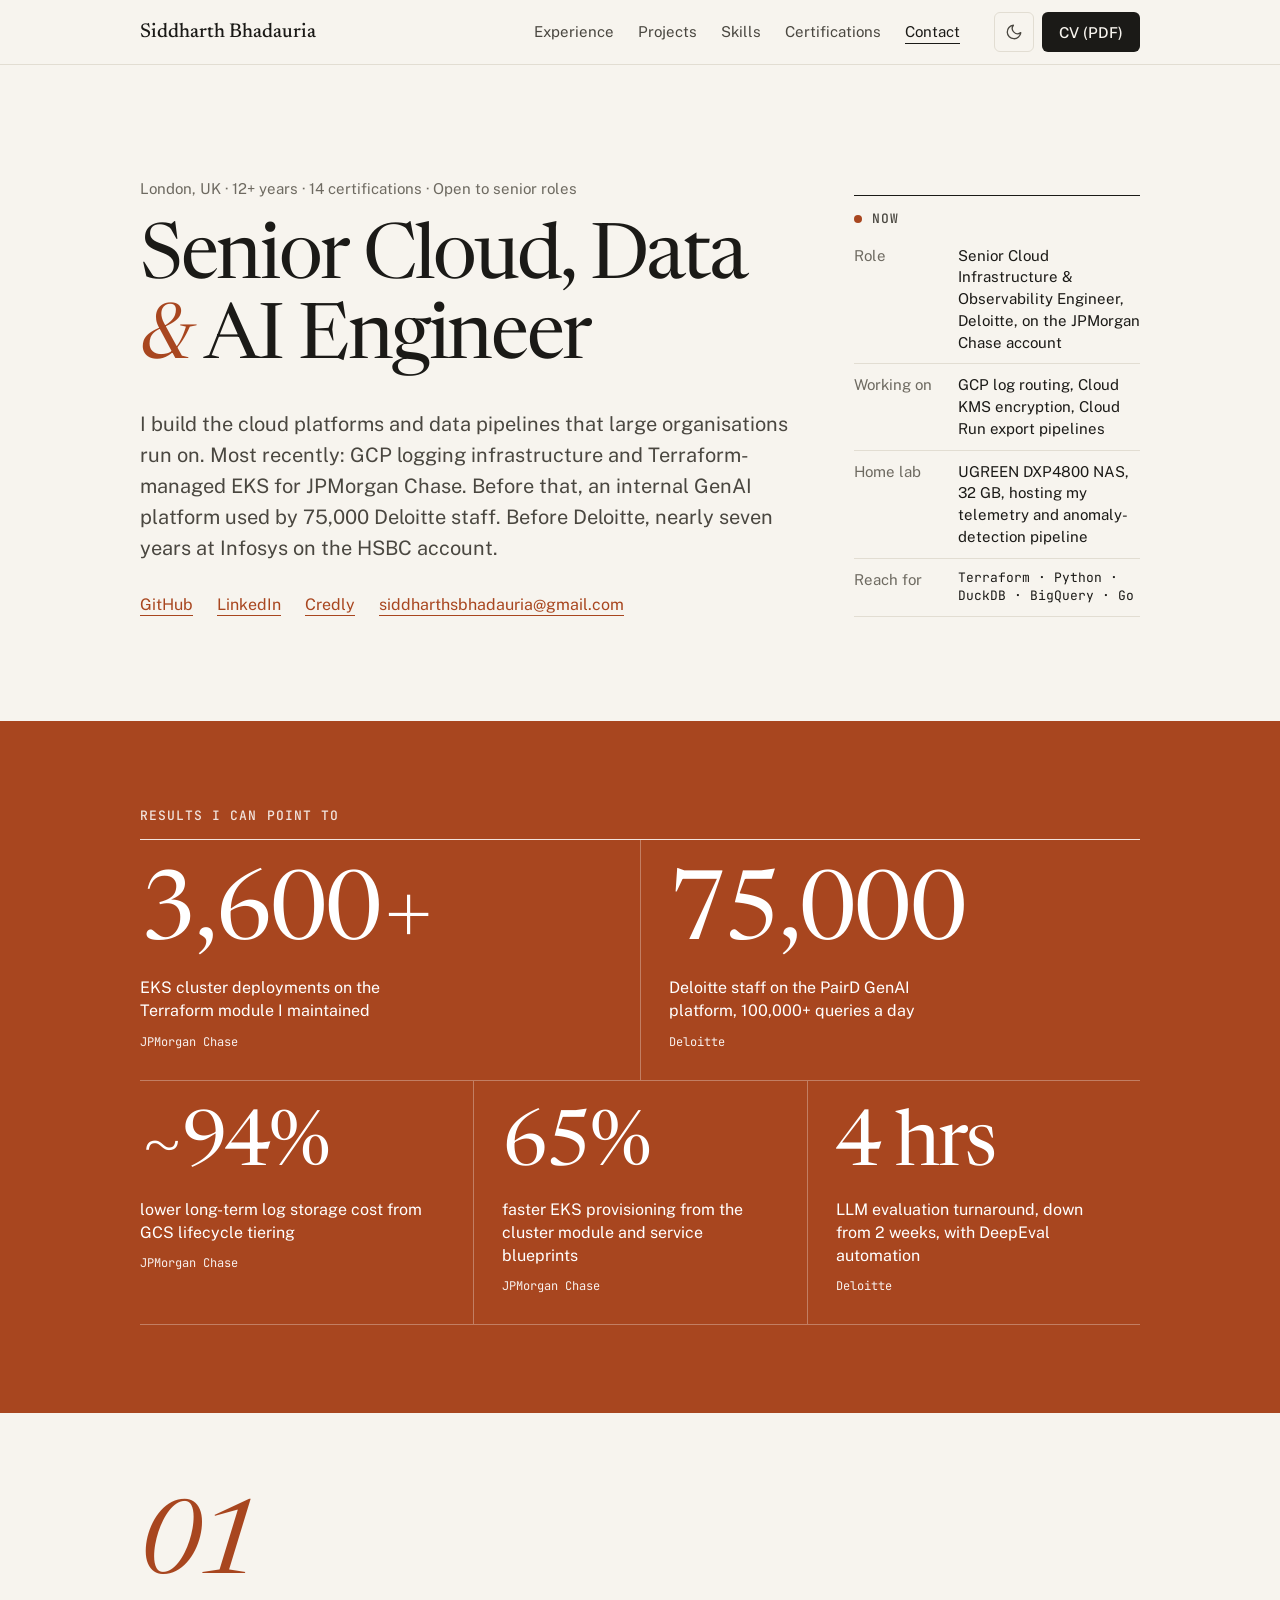
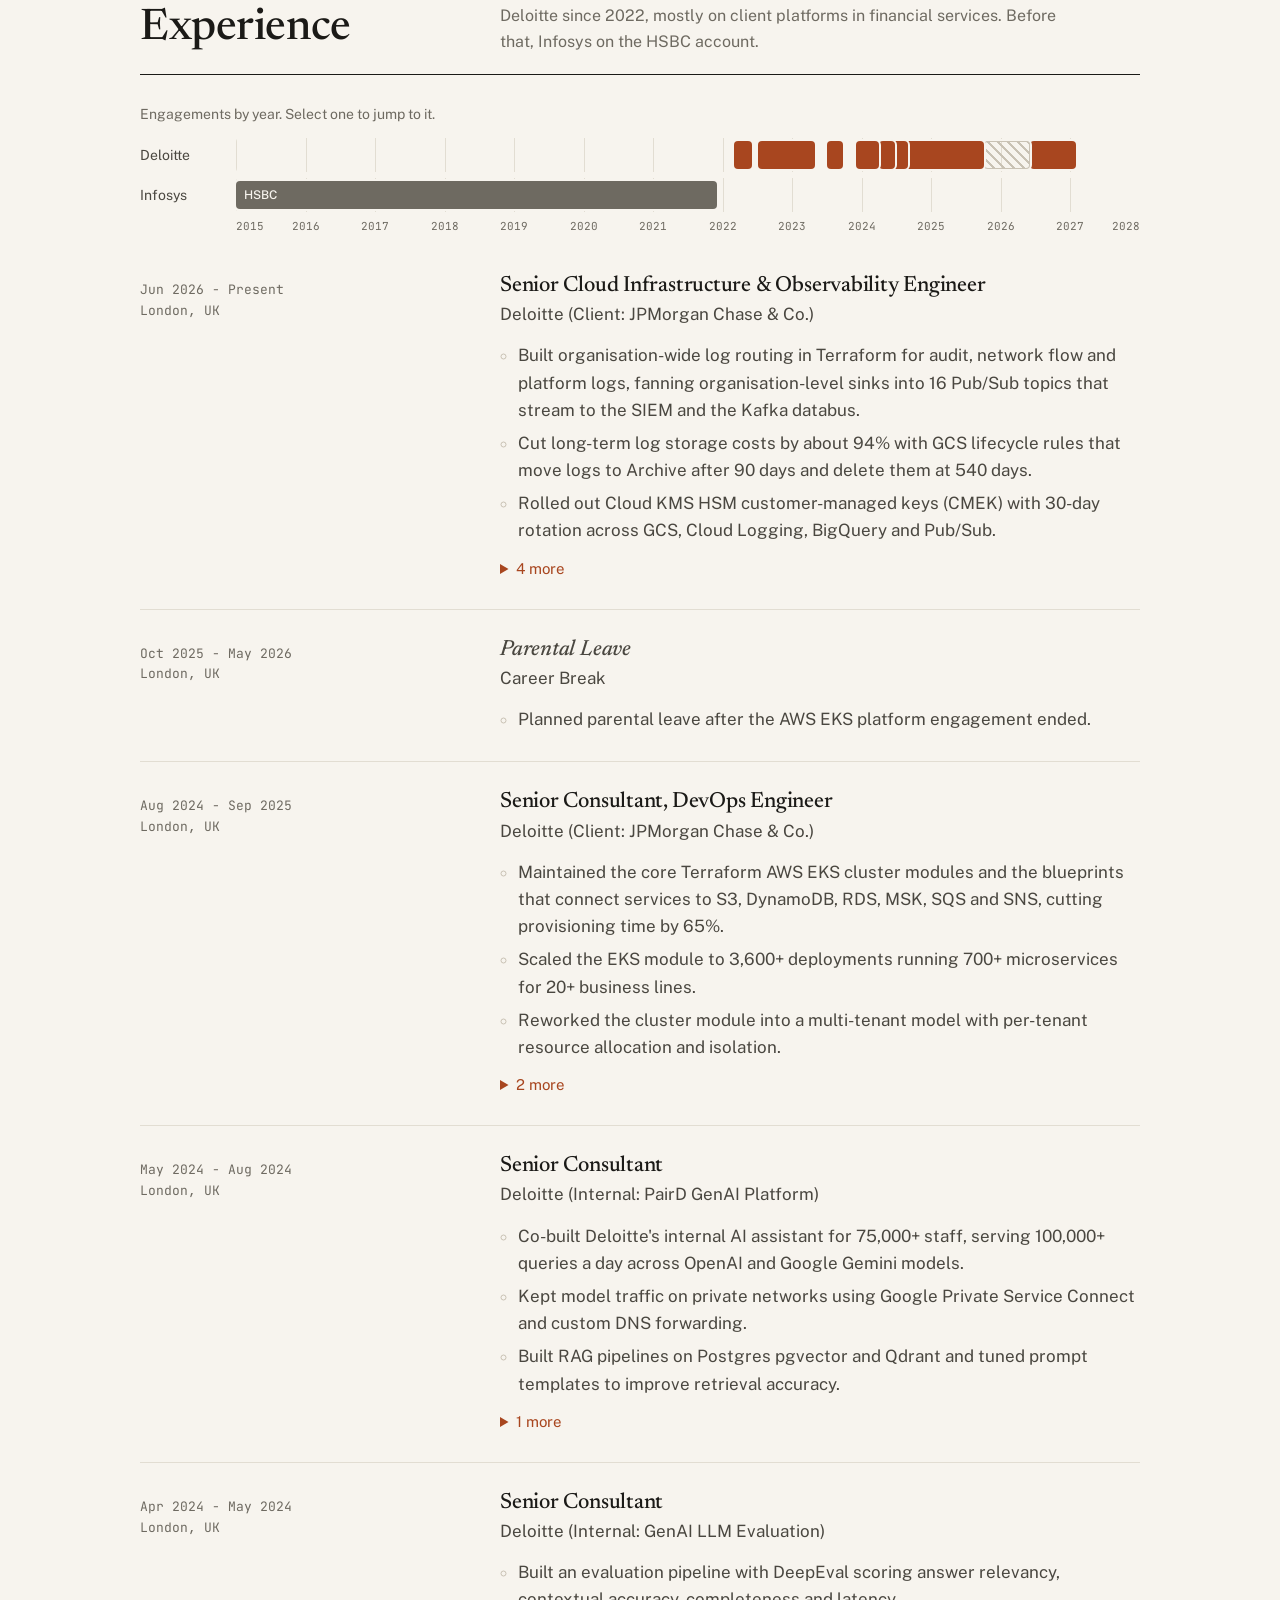
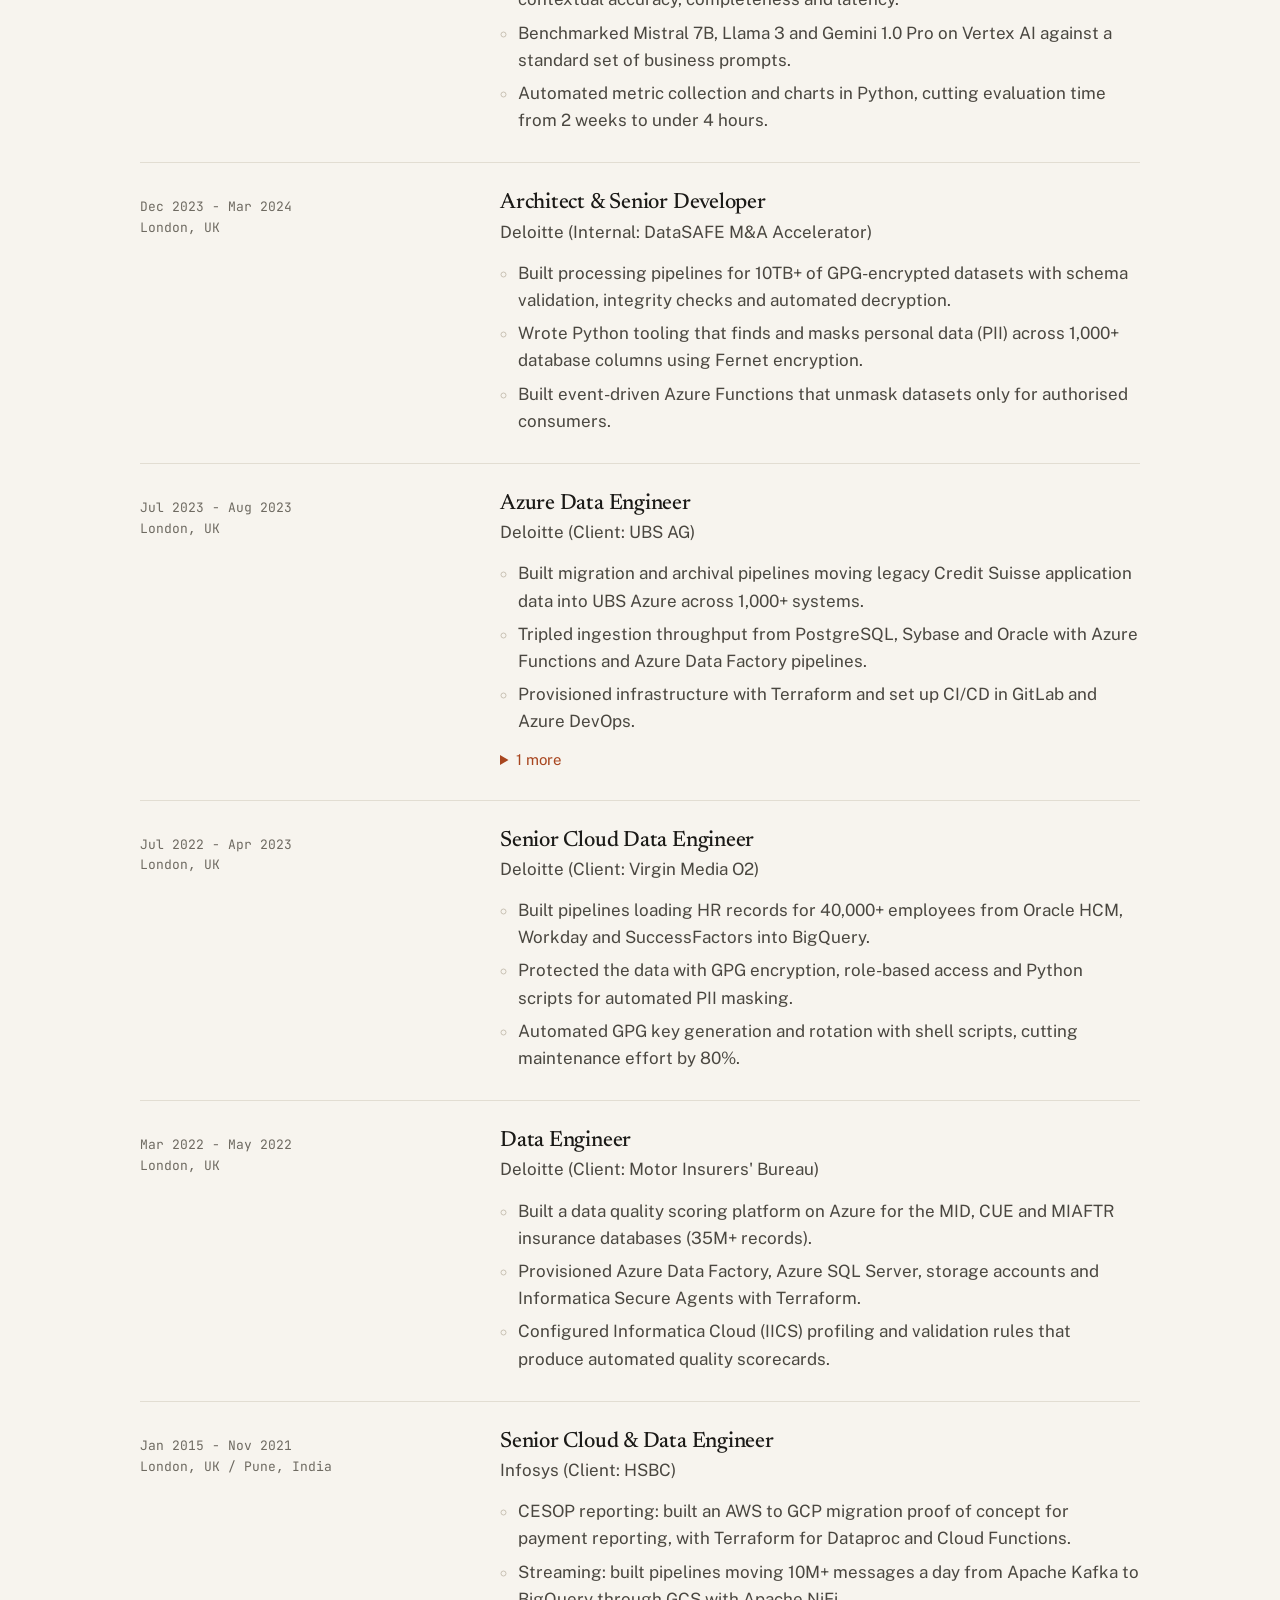
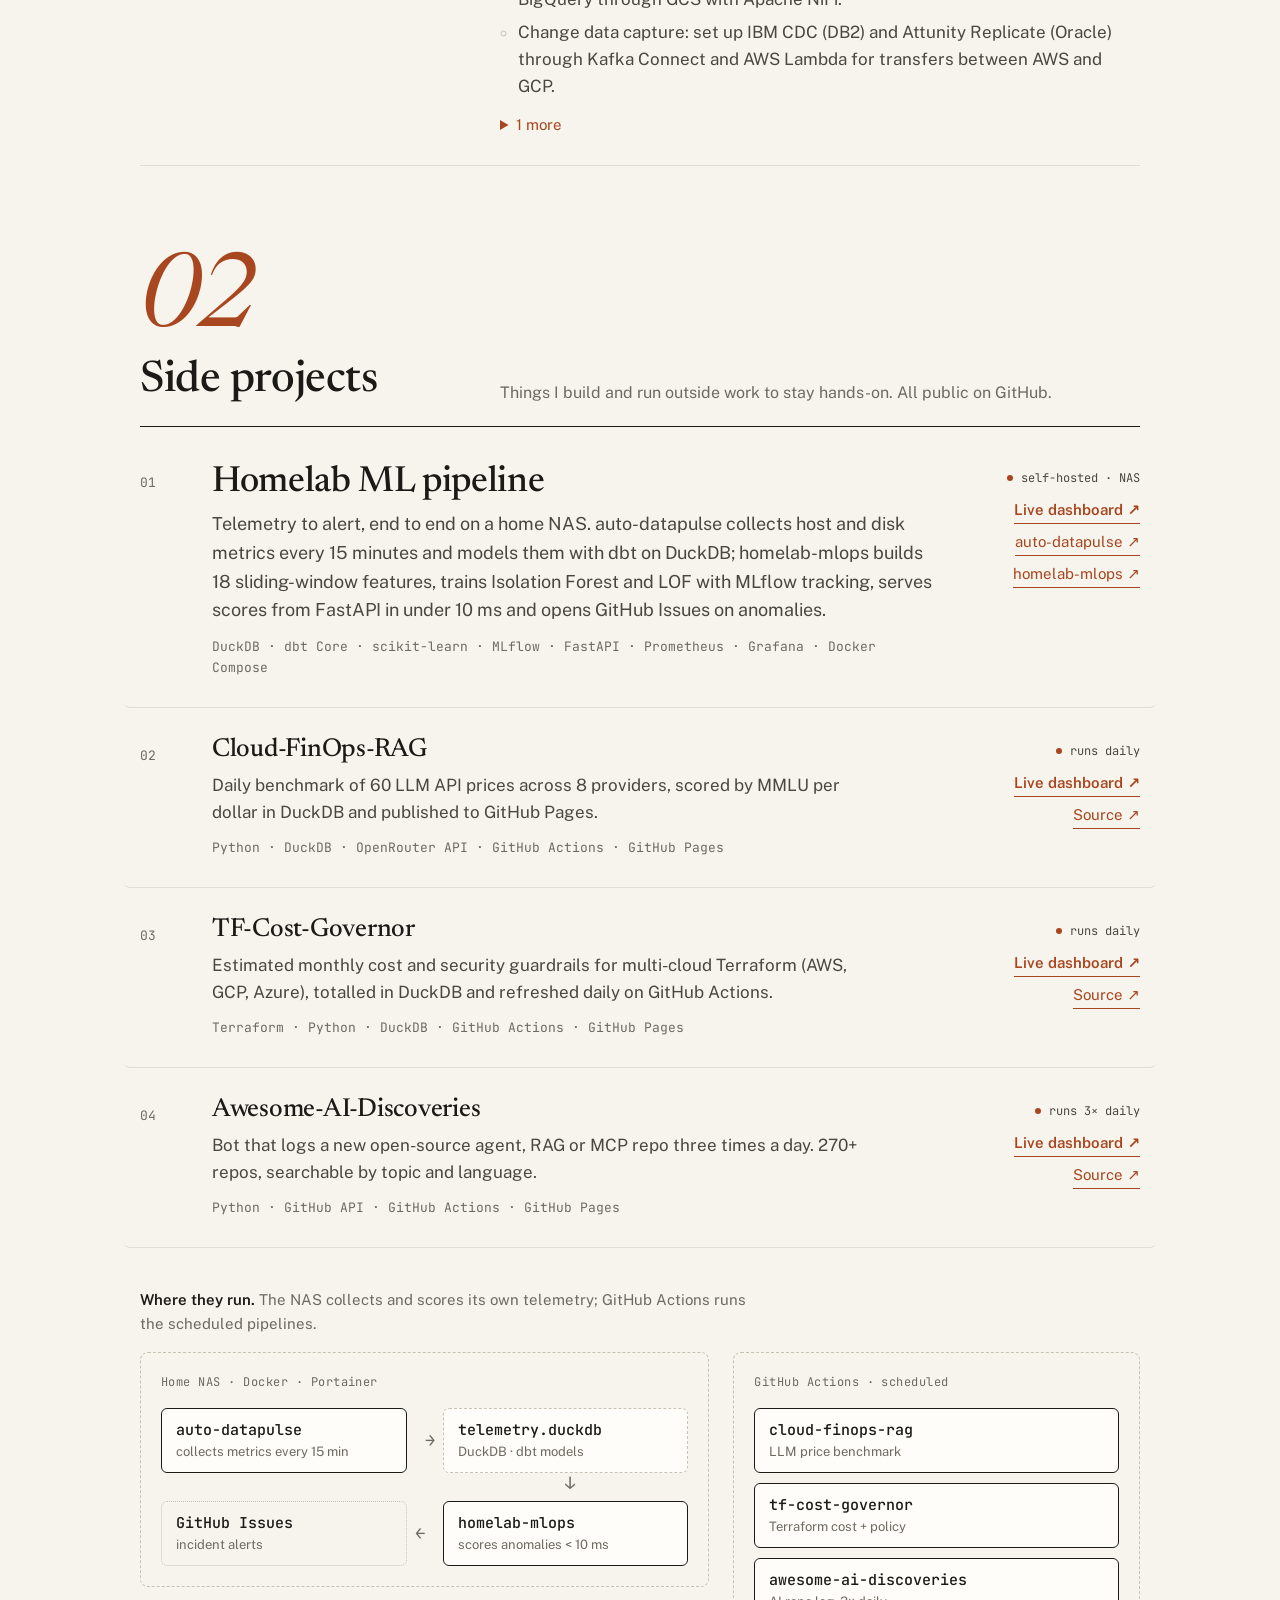
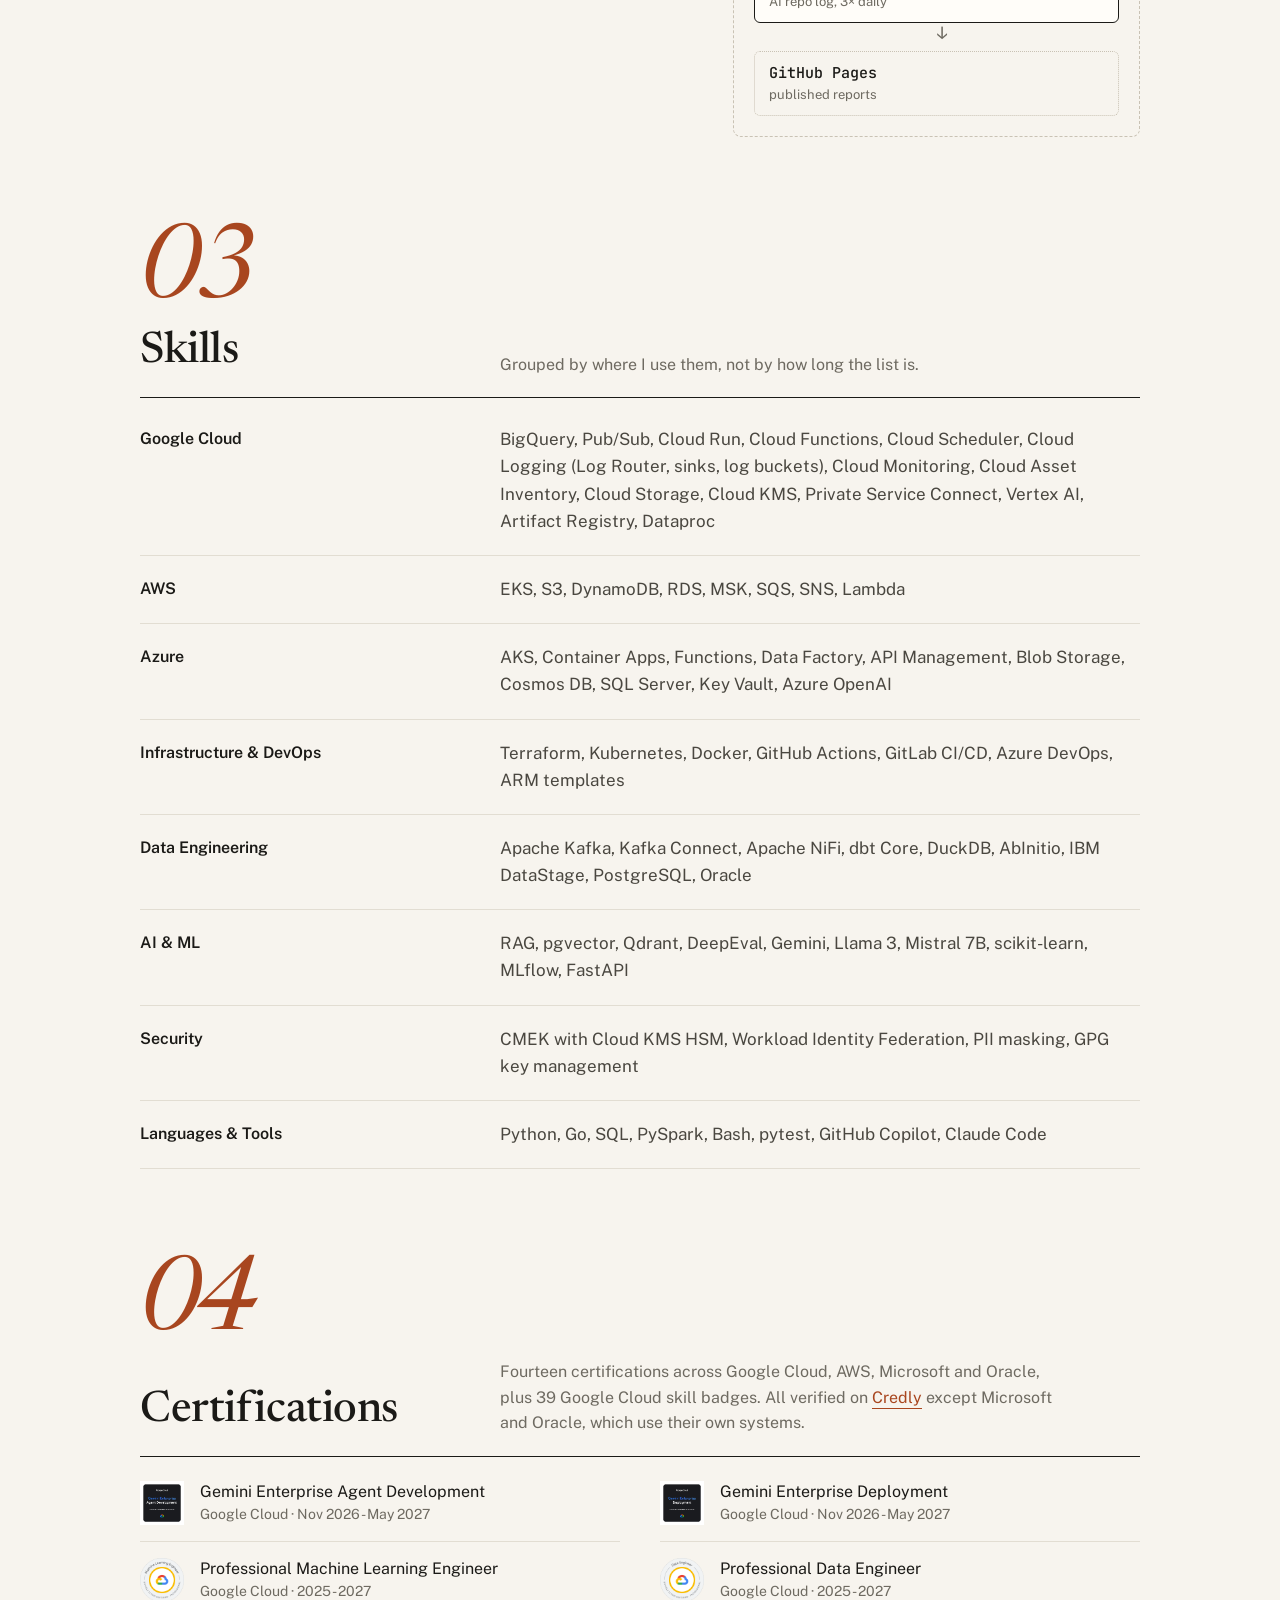
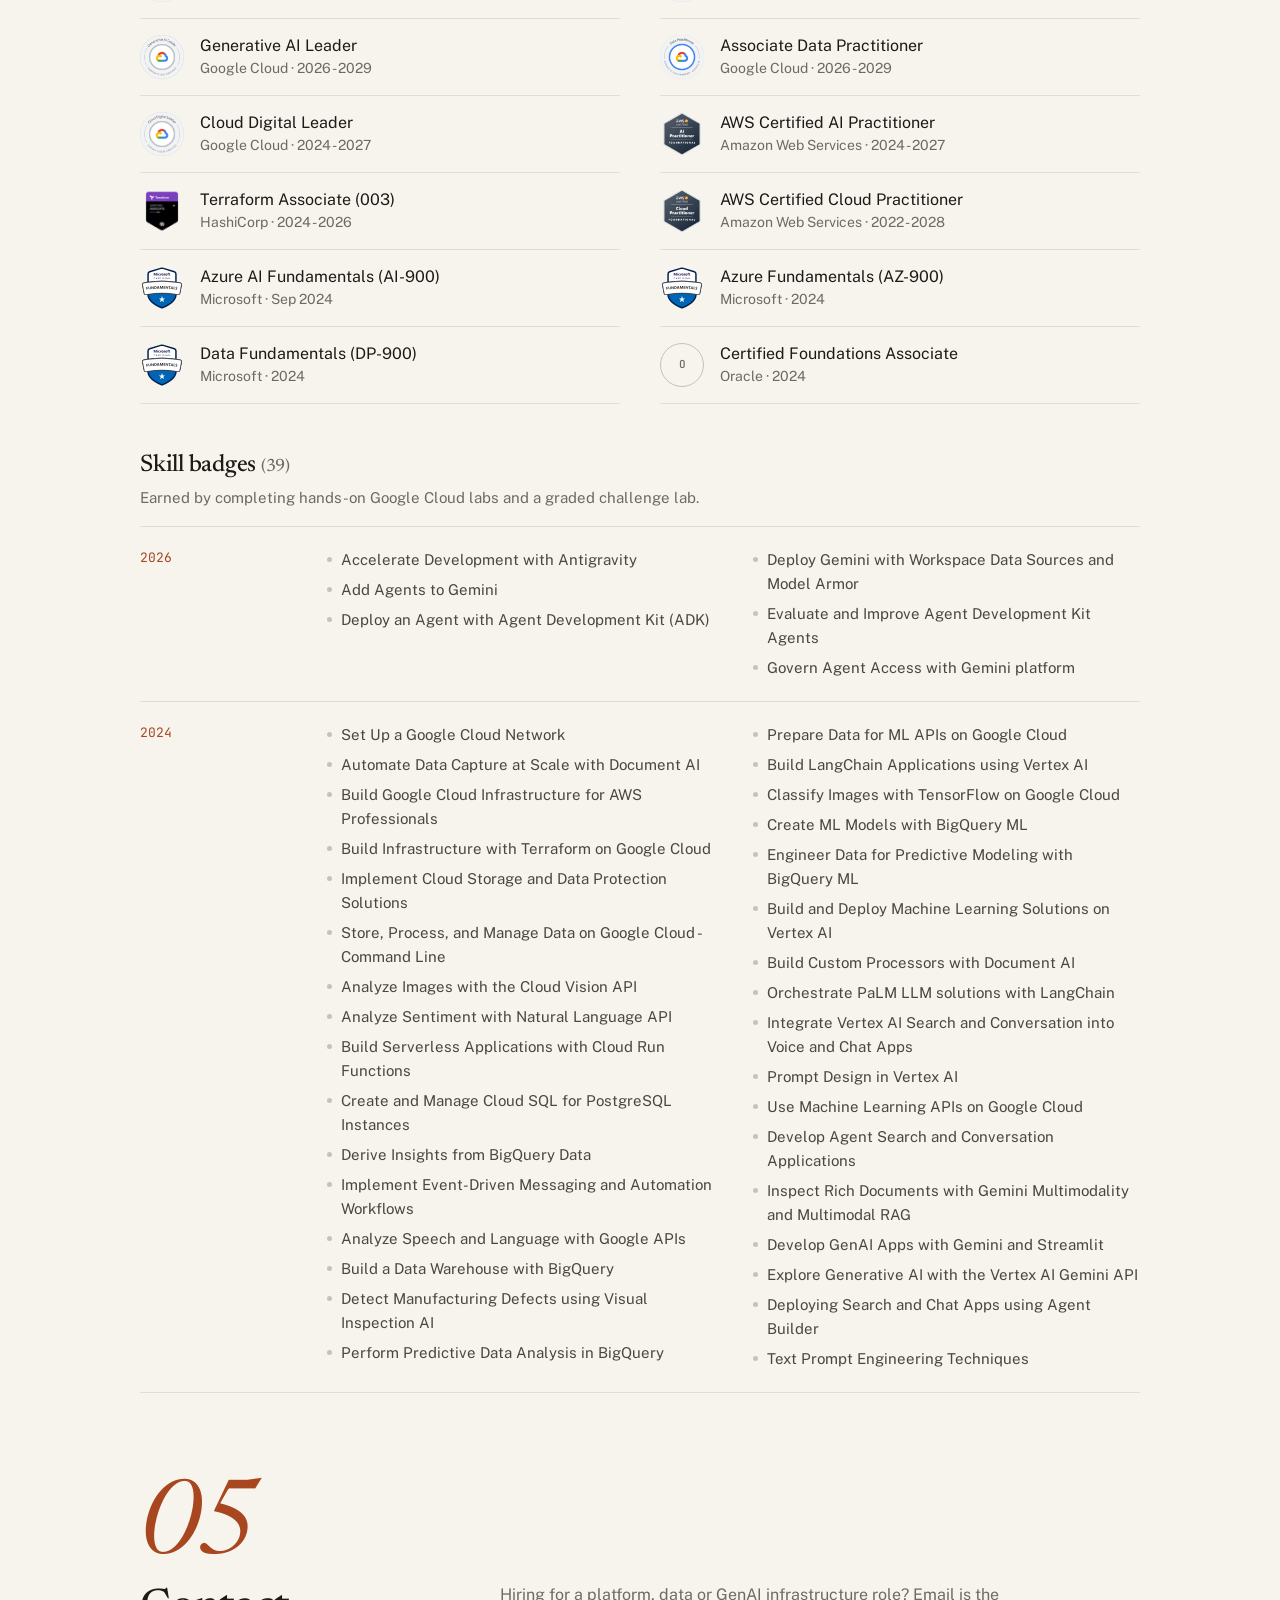
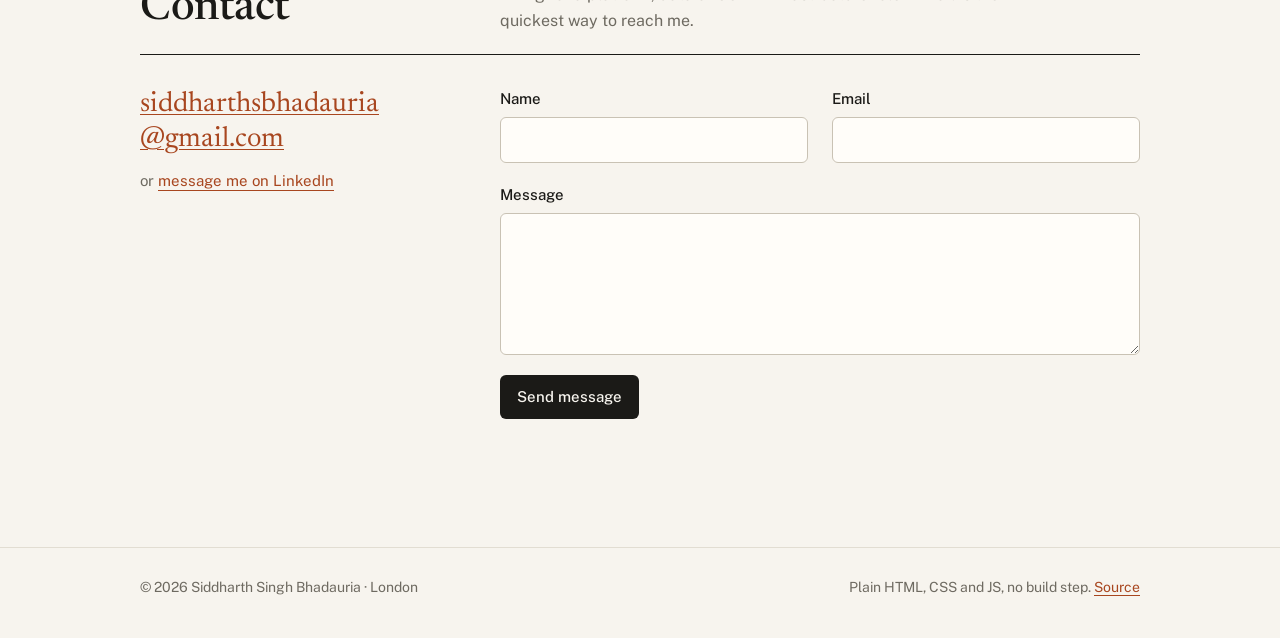
<file: index.html>
<!DOCTYPE html>
<html lang="en">
<head>
  <meta charset="UTF-8">
  <meta name="viewport" content="width=device-width, initial-scale=1.0">
  <title>Siddharth Singh Bhadauria · Senior Cloud, Data & AI Engineer</title>
  <meta name="description" content="Siddharth Singh Bhadauria, Senior Cloud, Data & AI Engineer in London. 12+ years building cloud platforms, data pipelines and GenAI infrastructure on GCP, AWS and Azure.">
  <meta name="author" content="Siddharth Singh Bhadauria">
  <meta property="og:title" content="Siddharth Singh Bhadauria · Senior Cloud, Data & AI Engineer">
  <meta property="og:description" content="12+ years building cloud platforms, data pipelines and GenAI infrastructure on GCP, AWS and Azure.">
  <meta property="og:type" content="website">
  <!-- Same site is on GitHub Pages and Netlify; tell Google the Netlify copy is the main one. -->
  <link rel="canonical" href="https://siddharthsbhadauria.netlify.app/">
  <meta property="og:url" content="https://siddharthsbhadauria.netlify.app/">
  <script type="application/ld+json">
  {
    "@context": "https://schema.org",
    "@type": "Person",
    "name": "Siddharth Singh Bhadauria",
    "alternateName": "Siddharth Bhadauria",
    "jobTitle": "Senior Cloud, Data & AI Engineer",
    "url": "https://siddharthsbhadauria.netlify.app/",
    "address": {"@type": "PostalAddress", "addressLocality": "London", "addressCountry": "GB"},
    "knowsAbout": ["Google Cloud", "AWS", "Azure", "Terraform", "Data Engineering", "MLOps", "Generative AI"],
    "sameAs": [
      "https://linkedin.com/in/siddharthsbhadauria",
      "https://github.com/siddharthsbhadauria",
      "https://www.credly.com/users/siddharthsbhadauria/badges",
      "https://siddharthsbhadauria.github.io/portfolio/"
    ]
  }
  </script>
  <meta name="color-scheme" content="light dark">

  <script>
    // Set theme before first paint to avoid a flash.
    try {
      const t = localStorage.getItem('theme');
      if (t === 'light' || t === 'dark') document.documentElement.dataset.theme = t;
    } catch (e) {}
    if (!matchMedia('(prefers-reduced-motion: reduce)').matches) document.documentElement.classList.add('motion');
  </script>

  <link rel="preconnect" href="https://fonts.googleapis.com">
  <link rel="preconnect" href="https://fonts.gstatic.com" crossorigin>
  <link href="https://fonts.googleapis.com/css2?family=Newsreader:ital,opsz,wght@0,6..72,400..600;1,6..72,400..500&family=Public+Sans:wght@400;500;600&family=JetBrains+Mono:wght@400;500&display=swap" rel="stylesheet">
  <link rel="stylesheet" href="style.css?v=10.7.0">
  <link rel="icon" href="data:image/svg+xml,<svg xmlns=%22http://www.w3.org/2000/svg%22 viewBox=%220 0 32 32%22><rect width=%2232%22 height=%2232%22 rx=%226%22 fill=%22%23a8461f%22/><text x=%2216%22 y=%2223%22 font-family=%22Georgia,serif%22 font-size=%2220%22 fill=%22%23fff%22 text-anchor=%22middle%22>S</text></svg>">
</head>
<body>
  <a class="skip-link" href="#main">Skip to content</a>

  <header class="site-header">
    <div class="wrap header-inner">
      <a href="#top" class="wordmark">Siddharth Bhadauria</a>
      <nav class="site-nav" aria-label="Sections">
        <a href="#experience">Experience</a>
        <a href="#projects">Projects</a>
        <a href="#skills">Skills</a>
        <a href="#certifications">Certifications</a>
        <a href="#contact">Contact</a>
      </nav>
      <div class="header-actions">
        <button id="themeToggle" class="icon-btn" type="button" aria-label="Switch colour theme">
          <svg class="icon-sun" viewBox="0 0 24 24" width="18" height="18" fill="none" stroke="currentColor" stroke-width="1.75" stroke-linecap="round" aria-hidden="true"><circle cx="12" cy="12" r="4"/><path d="M12 2v2M12 20v2M4.9 4.9l1.4 1.4M17.7 17.7l1.4 1.4M2 12h2M20 12h2M4.9 19.1l1.4-1.4M17.7 6.3l1.4-1.4"/></svg>
          <svg class="icon-moon" viewBox="0 0 24 24" width="18" height="18" fill="none" stroke="currentColor" stroke-width="1.75" stroke-linecap="round" stroke-linejoin="round" aria-hidden="true"><path d="M21 12.8A9 9 0 1 1 11.2 3a7 7 0 0 0 9.8 9.8Z"/></svg>
        </button>
        <a href="assets/Siddharth_Singh_Bhadauria_Resume.pdf" class="btn btn-solid" download>CV (PDF)</a>
      </div>
    </div>
  </header>

  <main id="main">
    <section id="top" class="hero wrap">
      <div class="hero-grid">
        <div class="hero-copy">
          <p class="eyebrow">London, UK · 12+ years · 14 certifications · Open to senior roles</p>
          <h1 class="hero-title">Senior Cloud, Data <em>&amp;</em> AI&nbsp;Engineer</h1>
          <p class="lede">
            I build the cloud platforms and data pipelines that large organisations run on.
            Most recently: GCP logging infrastructure and Terraform-managed EKS for
            JPMorgan Chase. Before that, an internal GenAI platform used by 75,000 Deloitte staff.
            Before Deloitte, nearly seven years at Infosys on the HSBC account.
          </p>
          <ul class="hero-links">
            <li><a href="https://github.com/siddharthsbhadauria" rel="noopener">GitHub</a></li>
            <li><a href="https://linkedin.com/in/siddharthsbhadauria" rel="noopener">LinkedIn</a></li>
            <li><a href="https://www.credly.com/users/siddharthsbhadauria/badges/credly" rel="noopener">Credly</a></li>
            <li><a href="mailto:siddharthsbhadauria@gmail.com">siddharthsbhadauria@gmail.com</a></li>
          </ul>
        </div>

        <aside class="now" aria-labelledby="now-h">
          <h2 id="now-h" class="now-title"><span class="now-dot" aria-hidden="true"></span>Now</h2>
          <dl class="now-list">
            <div><dt>Role</dt><dd>Senior Cloud Infrastructure &amp; Observability Engineer, Deloitte, on the JPMorgan Chase account</dd></div>
            <div><dt>Working on</dt><dd>GCP log routing, Cloud KMS encryption, Cloud Run export pipelines</dd></div>
            <div><dt>Home lab</dt><dd>UGREEN DXP4800 NAS, 32 GB, hosting my telemetry and anomaly-detection pipeline</dd></div>
            <div><dt>Reach for</dt><dd class="mono">Terraform · Python · DuckDB · BigQuery · Go</dd></div>
          </dl>
        </aside>
      </div>

    </section>

    <section class="outcomes" aria-labelledby="out-h">
      <div class="wrap">
        <h2 id="out-h" class="outcomes-title">Results I can point to</h2>
        <dl class="outcomes-grid" id="outcomes"></dl>
      </div>
    </section>

    <section id="experience" class="section wrap" aria-labelledby="exp-h">
      <header class="section-head reveal">
        <p class="section-num">01</p>
        <h2 id="exp-h">Experience</h2>
        <p class="section-note">Deloitte since 2022, mostly on client platforms in financial services. Before that, Infosys on the HSBC account.</p>
      </header>

      <figure class="career reveal" aria-labelledby="career-cap">
        <figcaption id="career-cap" class="career-cap">Engagements by year. Select one to jump to it.</figcaption>
        <div class="career-chart" id="careerChart"></div>
      </figure>

      <ol class="roles" id="roles"></ol>
    </section>

    <section id="projects" class="section wrap" aria-labelledby="proj-h">
      <header class="section-head reveal">
        <p class="section-num">02</p>
        <h2 id="proj-h">Side projects</h2>
        <p class="section-note">Things I build and run outside work to stay hands-on. All public on GitHub.</p>
      </header>
      <ol class="projects" id="projects-list"></ol>

      <figure class="sysmap-figure reveal" aria-labelledby="sys-cap">
        <figcaption id="sys-cap" class="sysmap-cap"><strong>Where they run.</strong> The NAS collects and scores its own telemetry; GitHub Actions runs the scheduled pipelines.</figcaption>
        <div class="sysmap">
          <div class="zone">
            <p class="zone-label">Home NAS · Docker · Portainer</p>
            <ol class="flow">
              <li><button type="button" class="node" data-id="homelab-ml">auto-datapulse<small>collects metrics every 15 min</small></button></li>
              <li><span class="node node-store">telemetry.duckdb<small>DuckDB · dbt models</small></span></li>
              <li><button type="button" class="node" data-id="homelab-ml">homelab-mlops<small>scores anomalies &lt; 10 ms</small></button></li>
              <li><span class="node node-out">GitHub Issues<small>incident alerts</small></span></li>
            </ol>
          </div>
          <div class="zone">
            <p class="zone-label">GitHub Actions · scheduled</p>
            <div class="fan">
              <ul class="fan-in">
                <li><button type="button" class="node" data-id="cloud-finops-rag">cloud-finops-rag<small>LLM price benchmark</small></button></li>
                <li><button type="button" class="node" data-id="tf-cost-governor">tf-cost-governor<small>Terraform cost + policy</small></button></li>
                <li><button type="button" class="node" data-id="awesome-ai-discoveries">awesome-ai-discoveries<small>AI repo log, 3× daily</small></button></li>
              </ul>
              <span class="node node-out">GitHub Pages<small>published reports</small></span>
            </div>
          </div>
        </div>
      </figure>
    </section>

    <section id="skills" class="section wrap" aria-labelledby="skills-h">
      <header class="section-head reveal">
        <p class="section-num">03</p>
        <h2 id="skills-h">Skills</h2>
        <p class="section-note">Grouped by where I use them, not by how long the list is.</p>
      </header>
      <dl class="skills" id="skillList"></dl>
    </section>

    <section id="certifications" class="section wrap" aria-labelledby="certs-h">
      <header class="section-head reveal">
        <p class="section-num">04</p>
        <h2 id="certs-h">Certifications</h2>
        <p class="section-note">Fourteen certifications across Google Cloud, AWS, Microsoft and Oracle, plus 39 Google Cloud skill badges. All verified on <a href="https://www.credly.com/users/siddharthsbhadauria/badges" rel="noopener">Credly</a> except Microsoft and Oracle, which use their own systems.</p>
      </header>
      <ul class="certs" id="certList"></ul>

      <div class="badges reveal">
        <h3 class="badges-title">Skill badges <span id="badgeCount"></span></h3>
        <p class="badges-note">Earned by completing hands-on Google Cloud labs and a graded challenge lab.</p>
        <div id="badgeGroups"></div>
      </div>
    </section>

    <section id="contact" class="section wrap" aria-labelledby="contact-h">
      <header class="section-head reveal">
        <p class="section-num">05</p>
        <h2 id="contact-h">Contact</h2>
        <p class="section-note">Hiring for a platform, data or GenAI infrastructure role? Email is the quickest way to reach me.</p>
      </header>

      <div class="contact-grid">
        <div class="contact-direct">
          <p class="contact-big"><a href="mailto:siddharthsbhadauria@gmail.com">siddharthsbhadauria<wbr>@gmail.com</a></p>
          <p class="contact-alt">or <a href="https://linkedin.com/in/siddharthsbhadauria" rel="noopener">message me on LinkedIn</a></p>
        </div>

        <form id="contactForm" class="contact-form" action="https://api.web3forms.com/submit" method="POST">
          <input type="hidden" name="access_key" value="2b5076e7-a7cf-45c2-bcb9-e798499cb5d3">
          <input type="hidden" name="subject" value="New message from siddharthsbhadauria portfolio">
          <input type="hidden" name="from_name" value="Portfolio contact form">

          <div class="field">
            <label for="contactName">Name</label>
            <input type="text" id="contactName" name="name" autocomplete="name" required>
          </div>
          <div class="field">
            <label for="contactEmail">Email</label>
            <input type="email" id="contactEmail" name="email" autocomplete="email" required>
          </div>
          <div class="field field-wide">
            <label for="contactMessage">Message</label>
            <textarea id="contactMessage" name="message" rows="5" required></textarea>
          </div>
          <div class="form-foot">
            <button type="submit" id="contactSubmit" class="btn btn-solid">Send message</button>
            <p id="formStatus" class="form-status" role="status" aria-live="polite"></p>
          </div>
        </form>
      </div>
    </section>
  </main>

  <footer class="site-footer">
    <div class="wrap footer-inner">
      <span>© <span id="year">2026</span> Siddharth Singh Bhadauria · London</span>
      <span>Plain HTML, CSS and JS, no build step. <a href="https://github.com/siddharthsbhadauria/portfolio" rel="noopener">Source</a></span>
    </div>
  </footer>

  <dialog id="projectDialog" class="project-dialog" aria-labelledby="dialogTitle">
    <div id="dialogBody"></div>
    <form method="dialog"><button class="dialog-close">Close</button></form>
  </dialog>

  <div id="tip" class="tip" role="tooltip" hidden></div>

  <script src="data/portfolio_data.js?v=10.7.0"></script>
  <script src="app.js?v=10.7.0"></script>
</body>
</html>
</file>
<file: style.css>
/* ==========================================================================
   Portfolio · editorial design system
   Serif headings (Newsreader), sans body (Public Sans), mono for data only.
   ========================================================================== */

:root {
  --paper: #f7f4ee;
  --paper-raised: #fffdf9;
  --ink: #1b1a17;
  --ink-soft: #4a4740;
  --ink-faint: #6e6a61;
  --rule: #e2ddd2;
  --rule-strong: #c9c2b4;
  --accent: #a8461f;
  --accent-ink: #ffffff;
  --accent-soft: #f3e3d8;
  --focus: #a8461f;

  --font-serif: "Newsreader", Georgia, "Times New Roman", serif;
  --font-sans: "Public Sans", system-ui, -apple-system, "Segoe UI", sans-serif;
  --font-mono: "JetBrains Mono", ui-monospace, "Cascadia Mono", Consolas, monospace;

  --measure: 66ch;
  --wrap: 1080px;
  --gutter: clamp(16px, 4vw, 40px);
  --radius: 6px;

  color-scheme: light;
}

:root[data-theme="dark"] {
  --paper: #161513;
  --paper-raised: #1e1d1a;
  --ink: #ece8df;
  --ink-soft: #bdb7ab;
  --ink-faint: #918b80;
  --rule: #2e2c28;
  --rule-strong: #45423c;
  --accent: #e3916b;
  --accent-ink: #1b1a17;
  --accent-soft: #3a2a21;
  --focus: #e3916b;
  color-scheme: dark;
}

@media (prefers-color-scheme: dark) {
  :root:not([data-theme="light"]) {
    --paper: #161513;
    --paper-raised: #1e1d1a;
    --ink: #ece8df;
    --ink-soft: #bdb7ab;
    --ink-faint: #918b80;
    --rule: #2e2c28;
    --rule-strong: #45423c;
    --accent: #e3916b;
    --accent-ink: #1b1a17;
    --accent-soft: #3a2a21;
    --focus: #e3916b;
    color-scheme: dark;
  }
}

/* ---------- Base ---------- */

*, *::before, *::after { box-sizing: border-box; }

html {
  scroll-behavior: smooth;
  scroll-padding-top: 80px;
  -webkit-text-size-adjust: 100%;
}

body {
  margin: 0;
  background: var(--paper);
  color: var(--ink);
  font-family: var(--font-sans);
  font-size: 17px;
  line-height: 1.6;
  -webkit-font-smoothing: antialiased;
  text-rendering: optimizeLegibility;
}

h1, h2, h3 {
  font-family: var(--font-serif);
  font-weight: 500;
  line-height: 1.15;
  letter-spacing: -0.01em;
  margin: 0;
  text-wrap: balance;
}

p { margin: 0; }

a {
  color: var(--accent);
  text-decoration: underline;
  text-decoration-thickness: 1px;
  text-underline-offset: 3px;
}
a:hover { text-decoration-thickness: 2px; }

:focus-visible {
  outline: 2px solid var(--focus);
  outline-offset: 3px;
  border-radius: 2px;
}

.wrap {
  max-width: var(--wrap);
  margin: 0 auto;
  padding: 0 var(--gutter);
}

.skip-link {
  position: absolute;
  left: 16px;
  top: -48px;
  padding: 8px 12px;
  background: var(--ink);
  color: var(--paper);
  z-index: 100;
}
.skip-link:focus { top: 12px; }

/* ---------- Buttons ---------- */

.btn {
  display: inline-flex;
  align-items: center;
  gap: 8px;
  min-height: 40px;
  padding: 0 16px;
  border-radius: var(--radius);
  font: 500 15px/1 var(--font-sans);
  text-decoration: none;
  cursor: pointer;
  border: 1px solid transparent;
  transition: background-color 150ms ease, border-color 150ms ease, color 150ms ease;
}
.btn-solid {
  background: var(--ink);
  color: var(--paper);
}
.btn-solid:hover { background: var(--accent); color: var(--accent-ink); }
.btn-solid:disabled { opacity: 0.6; cursor: progress; }

.icon-btn {
  display: inline-grid;
  place-items: center;
  width: 40px;
  height: 40px;
  border-radius: var(--radius);
  border: 1px solid var(--rule);
  background: transparent;
  color: var(--ink-soft);
  cursor: pointer;
  transition: border-color 150ms ease, color 150ms ease;
}
.icon-btn:hover { border-color: var(--rule-strong); color: var(--ink); }

/* Show the icon for the theme you would switch TO. */
.icon-sun { display: none; }
:root[data-theme="dark"] .icon-sun { display: block; }
:root[data-theme="dark"] .icon-moon { display: none; }
@media (prefers-color-scheme: dark) {
  :root:not([data-theme="light"]) .icon-sun { display: block; }
  :root:not([data-theme="light"]) .icon-moon { display: none; }
}

/* ---------- Header ---------- */

.site-header {
  position: sticky;
  top: 0;
  z-index: 10;
  background: var(--paper);
  border-bottom: 1px solid var(--rule);
}

.header-inner {
  display: flex;
  align-items: center;
  gap: 24px;
  height: 64px;
}

.wordmark {
  font-family: var(--font-serif);
  font-size: 20px;
  font-weight: 500;
  color: var(--ink);
  text-decoration: none;
  white-space: nowrap;
}

.site-nav {
  display: flex;
  gap: 4px;
  margin-left: auto;
}
.site-nav a {
  padding: 8px 10px;
  color: var(--ink-soft);
  font-size: 15px;
  text-decoration: none;
  border-radius: var(--radius);
}
.site-nav a:hover { color: var(--ink); }
.site-nav a[aria-current="true"] { color: var(--ink); text-decoration: underline; text-underline-offset: 6px; }

.header-actions { display: flex; align-items: center; gap: 8px; }

/* ---------- Hero ---------- */

.hero {
  padding-top: clamp(56px, 10vw, 112px);
  padding-bottom: clamp(40px, 6vw, 72px);
}

.hero-grid {
  display: grid;
  grid-template-columns: minmax(0, 1.75fr) minmax(0, 1fr);
  gap: 56px;
  align-items: end;
}

.eyebrow {
  font-size: 15px;
  color: var(--ink-faint);
  margin-bottom: 20px;
}

.hero-title {
  font-size: clamp(40px, 5.6vw, 72px);
  font-weight: 400;
  letter-spacing: -0.025em;
  line-height: 1.04;
}
.hero-title em {
  font-style: italic;
  color: var(--accent);
}

/* "Now" panel */
.now {
  border-top: 1px solid var(--ink);
  padding-top: 16px;
}
.now-title {
  display: flex;
  align-items: center;
  gap: 10px;
  font-family: var(--font-mono);
  font-size: 13px;
  font-weight: 500;
  letter-spacing: 0.08em;
  text-transform: uppercase;
  color: var(--ink-soft);
}
.now-dot {
  width: 8px;
  height: 8px;
  border-radius: 50%;
  background: var(--accent);
}
.now-list { margin: 8px 0 0; }
.now-list div {
  display: grid;
  grid-template-columns: 92px minmax(0, 1fr);
  gap: 12px;
  padding: 10px 0;
  border-bottom: 1px solid var(--rule);
  font-size: 15px;
  line-height: 1.45;
}
.now-list dt { color: var(--ink-faint); }
.now-list dd { margin: 0; color: var(--ink); }
.mono { font-family: var(--font-mono); font-size: 13px; }

.lede {
  margin-top: 28px;
  max-width: var(--measure);
  font-size: clamp(18px, 1.6vw, 20px);
  line-height: 1.55;
  color: var(--ink-soft);
}

.hero-links {
  display: flex;
  flex-wrap: wrap;
  gap: 8px 24px;
  list-style: none;
  margin: 28px 0 0;
  padding: 0;
  font-size: 16px;
}


/* ---------- Sections ---------- */

.section {
  padding-top: clamp(56px, 8vw, 96px);
}

.section-head {
  display: grid;
  grid-template-columns: minmax(0, 1fr) minmax(0, 2fr);
  grid-template-areas: "num ." "title note";
  gap: 4px 40px;
  align-items: end;
  padding-bottom: 20px;
  margin-bottom: 8px;
  border-bottom: 1px solid var(--ink);
}
.section-num {
  grid-area: num;
  font-family: var(--font-mono);
  font-size: 13px;
  color: var(--accent);
}
.section-head h2 { grid-area: title; font-size: clamp(30px, 3.4vw, 44px); }
.section-note { grid-area: note; color: var(--ink-faint); font-size: 16px; max-width: 56ch; }

/* ---------- Projects ---------- */

.projects {
  list-style: none;
  margin: 0;
  padding: 0;
  counter-reset: proj;
}

.project {
  counter-increment: proj;
  position: relative;
  display: grid;
  grid-template-columns: 48px minmax(0, 1fr) 180px;
  gap: 4px 24px;
  padding: 28px 16px;
  margin: 0 -16px;
  border-bottom: 1px solid var(--rule);
  border-radius: var(--radius);
  transition: background-color 200ms ease;
}
.project:hover { background: var(--paper-raised); }
.project::before {
  content: counter(proj, decimal-leading-zero);
  font-family: var(--font-mono);
  font-size: 13px;
  color: var(--ink-faint);
  padding-top: 10px;
}

.project-main { min-width: 0; }

.project-title {
  font-size: 26px;
}
.project-title button {
  all: unset;
  cursor: pointer;
  border-radius: 2px;
}
/* Whole row opens the details dialog; links stay above the overlay. */
.project-title button::after {
  content: "";
  position: absolute;
  inset: 0;
}
.project-title .arrow {
  display: inline-block;
  margin-left: 8px;
  color: var(--accent);
  opacity: 0;
  transform: translateX(-6px);
  transition: opacity 200ms ease, transform 200ms ease;
}
.project:hover .arrow,
.project-title button:focus-visible .arrow { opacity: 1; transform: none; }
.project:hover .project-title button { color: var(--accent); }
.project-title button:focus-visible { outline: 2px solid var(--focus); outline-offset: 3px; }
.project-links a { position: relative; z-index: 1; }

.cadence {
  display: inline-flex;
  align-items: center;
  gap: 8px;
  font-family: var(--font-mono);
  font-size: 12px;
  color: var(--ink-soft);
  margin-bottom: 4px;
}
.cadence::before {
  content: "";
  width: 6px;
  height: 6px;
  border-radius: 50%;
  background: var(--accent);
}

.project.is-featured .project-title { font-size: clamp(28px, 3vw, 36px); }
.project.is-featured .project-summary { font-size: 18px; }

.project-summary {
  margin-top: 6px;
  color: var(--ink-soft);
  max-width: var(--measure);
}

.stack {
  margin-top: 12px;
  font-family: var(--font-mono);
  font-size: 13px;
  color: var(--ink-faint);
}

.project-links {
  display: flex;
  flex-direction: column;
  align-items: flex-end;
  gap: 6px;
  padding-top: 6px;
  font-size: 15px;
  white-space: nowrap;
}

/* ---------- System map ---------- */

.sysmap {
  display: grid;
  grid-template-columns: minmax(0, 1.4fr) minmax(0, 1fr);
  align-items: start;
  gap: 24px;
  margin-top: 32px;
}

.zone {
  border: 1px dashed var(--rule-strong);
  border-radius: 8px;
  padding: 20px;
}
.zone-label {
  font-family: var(--font-mono);
  font-size: 12px;
  letter-spacing: 0.04em;
  color: var(--ink-faint);
  margin-bottom: 16px;
}

.node {
  display: flex;
  flex-direction: column;
  gap: 2px;
  width: 100%;
  padding: 12px 14px;
  border: 1px solid var(--rule-strong);
  border-radius: var(--radius);
  background: var(--paper-raised);
  color: var(--ink);
  font: 500 15px/1.3 var(--font-mono);
  text-align: left;
}
.node small {
  font: 400 13px/1.35 var(--font-sans);
  color: var(--ink-faint);
}
button.node {
  cursor: pointer;
  border-color: var(--ink);
  transition: border-color 150ms ease, background-color 150ms ease, color 150ms ease;
}
button.node:hover { border-color: var(--accent); color: var(--accent); }
.node-store { border-style: dashed; }
.node-out { background: transparent; border-style: dotted; }

.flow {
  list-style: none;
  margin: 0;
  padding: 0;
  display: grid;
  grid-template-columns: repeat(2, minmax(0, 1fr));
  gap: 28px 36px;
}
.flow li { position: relative; display: flex; }
/* Arrows: 1 → 2 across, 2 ↓ 3 down (snake), 3 ← 4 */
.flow li:nth-child(1)::after,
.flow li:nth-child(3)::after {
  content: "→";
  position: absolute;
  right: -28px;
  top: 50%;
  transform: translateY(-50%);
  color: var(--ink-faint);
  font-family: var(--font-mono);
}
.flow li:nth-child(2)::after {
  content: "↓";
  position: absolute;
  bottom: -24px;
  left: 50%;
  color: var(--ink-faint);
  font-family: var(--font-mono);
}
/* Row 2 reads right-to-left in place: homelab-mlops (3) sits under the store (2). */
.flow li:nth-child(3) { order: 4; }
.flow li:nth-child(4) { order: 3; }
.flow li:nth-child(3)::after { content: "←"; right: auto; left: -28px; }

.fan {
  display: grid;
  gap: 28px;
}
.fan-in {
  list-style: none;
  margin: 0;
  padding: 0;
  display: grid;
  gap: 10px;
  position: relative;
}
.fan-in::after {
  content: "↓";
  position: absolute;
  bottom: -24px;
  left: 50%;
  color: var(--ink-faint);
  font-family: var(--font-mono);
}

/* ---------- Career chart ---------- */

.career { margin: 28px 0 8px; }
.career-cap { font-size: 14px; color: var(--ink-faint); margin-bottom: 12px; }

.career-chart { display: grid; gap: 6px; }
.lane {
  display: grid;
  grid-template-columns: 84px minmax(0, 1fr);
  align-items: center;
  gap: 12px;
}
.lane-name { font-size: 14px; color: var(--ink-soft); }
.track {
  position: relative;
  height: 34px;
  background: repeating-linear-gradient(90deg, var(--rule) 0 1px, transparent 1px calc(100% / var(--years)));
  border-radius: 4px;
}
.seg {
  position: absolute;
  top: 3px;
  bottom: 3px;
  min-width: 6px;
  padding: 0 8px;
  border: 0;
  border-radius: 4px;
  box-shadow: 0 0 0 2px var(--paper);
  background: var(--accent);
  color: var(--accent-ink);
  font: 500 12px/28px var(--font-sans);
  text-align: left;
  white-space: nowrap;
  overflow: hidden;
  text-overflow: clip;
  cursor: pointer;
  transition: filter 150ms ease;
}
.seg:hover, .seg:focus-visible { filter: brightness(1.12); }
.seg.is-hsbc { background: var(--ink-faint); color: var(--paper); }
.seg.is-break {
  background: repeating-linear-gradient(45deg, var(--rule-strong) 0 2px, transparent 2px 7px);
  color: var(--ink-soft);
  box-shadow: inset 0 0 0 1px var(--rule-strong), 0 0 0 2px var(--paper);
}
.axis {
  position: relative;
  height: 20px;
  margin-left: 96px;
  font-family: var(--font-mono);
  font-size: 11px;
  color: var(--ink-faint);
}
.axis span { position: absolute; transform: translateX(-50%); }

.tip {
  position: fixed;
  z-index: 50;
  max-width: 280px;
  padding: 10px 12px;
  border-radius: var(--radius);
  background: var(--ink);
  color: var(--paper);
  font-size: 13px;
  line-height: 1.4;
  pointer-events: none;
}
.tip strong { display: block; font-weight: 600; }
.tip span { opacity: 0.8; }

/* ---------- Experience ---------- */

.roles {
  list-style: none;
  margin: 0;
  padding: 0;
}

.role {
  display: grid;
  grid-template-columns: minmax(0, 1fr) minmax(0, 2fr);
  gap: 8px 40px;
  padding: 28px 0;
  border-bottom: 1px solid var(--rule);
}

.role-when {
  font-family: var(--font-mono);
  font-size: 13px;
  color: var(--ink-faint);
  padding-top: 6px;
}
.role-when span { display: block; }

.role-title { font-size: 22px; }
.role-org { color: var(--ink-soft); margin-top: 2px; }

.role ul {
  margin: 14px 0 0;
  padding-left: 18px;
  max-width: var(--measure);
  color: var(--ink-soft);
}
.role li + li { margin-top: 6px; }
.role li::marker { color: var(--rule-strong); }

.role.is-break .role-title { font-style: italic; color: var(--ink-soft); }
.role:target { animation: flash 1.6s ease-out; }
@keyframes flash { from { background: var(--accent-soft); } to { background: transparent; } }

.role details summary {
  margin-top: 12px;
  font-size: 15px;
  color: var(--accent);
  cursor: pointer;
  width: fit-content;
}

/* ---------- Skills ---------- */

.skills { margin: 0; }
.skills div {
  display: grid;
  grid-template-columns: minmax(0, 1fr) minmax(0, 2fr);
  gap: 8px 40px;
  padding: 20px 0;
  border-bottom: 1px solid var(--rule);
}
.skills dt { font-weight: 600; font-size: 16px; }
.skills dd { margin: 0; color: var(--ink-soft); max-width: var(--measure); }

/* ---------- Certifications ---------- */

.certs {
  list-style: none;
  margin: 0;
  padding: 0;
  display: grid;
  grid-template-columns: repeat(2, minmax(0, 1fr));
  column-gap: 40px;
}

.cert {
  display: grid;
  grid-template-columns: 44px minmax(0, 1fr);
  gap: 16px;
  align-items: center;
  padding: 16px 0;
  border-bottom: 1px solid var(--rule);
}
.cert img,
.cert .cert-mark {
  width: 44px;
  height: 44px;
  object-fit: contain;
}
.cert .cert-mark {
  display: grid;
  place-items: center;
  border: 1px solid var(--rule-strong);
  border-radius: 50%;
  font: 500 11px/1 var(--font-mono);
  color: var(--ink-faint);
}
.cert-name { font-size: 16px; line-height: 1.35; }
.cert-meta { font-size: 14px; color: var(--ink-faint); }

/* ---------- Contact ---------- */

.contact-grid {
  display: grid;
  grid-template-columns: minmax(0, 1fr) minmax(0, 2fr);
  gap: 40px;
  margin-top: 32px;
}
.contact-big {
  font-family: var(--font-serif);
  font-size: clamp(22px, 2.2vw, 28px);
  line-height: 1.25;
  overflow-wrap: anywhere;
}
.contact-big a { text-decoration-thickness: 1px; }
.contact-alt { margin-top: 12px; color: var(--ink-faint); font-size: 15px; }

.contact-form {
  display: grid;
  grid-template-columns: repeat(2, minmax(0, 1fr));
  gap: 20px 24px;
}
.field { display: flex; flex-direction: column; gap: 6px; }
.field-wide { grid-column: 1 / -1; }
.field label { font-size: 15px; font-weight: 500; }
.field input,
.field textarea {
  font: 16px/1.5 var(--font-sans);
  color: var(--ink);
  background: var(--paper-raised);
  border: 1px solid var(--rule-strong);
  border-radius: var(--radius);
  padding: 10px 12px;
  min-height: 44px;
}
.field textarea { resize: vertical; }
.field input:focus-visible,
.field textarea:focus-visible { outline: 2px solid var(--focus); outline-offset: 0; border-color: var(--focus); }

.form-foot {
  grid-column: 1 / -1;
  display: flex;
  align-items: center;
  gap: 16px;
  flex-wrap: wrap;
}
.form-foot .btn { min-height: 44px; }
.form-status { font-size: 15px; color: var(--ink-soft); }
.form-status.is-error { color: #b42318; }
:root[data-theme="dark"] .form-status.is-error { color: #f59a8f; }

/* ---------- Footer ---------- */

.site-footer {
  margin-top: clamp(72px, 10vw, 128px);
  border-top: 1px solid var(--rule);
  padding: 28px 0 40px;
  font-size: 14px;
  color: var(--ink-faint);
}
.footer-inner {
  display: flex;
  justify-content: space-between;
  gap: 12px;
  flex-wrap: wrap;
}

/* ---------- Project dialog ---------- */

.project-dialog {
  width: min(720px, calc(100vw - 32px));
  max-height: calc(100vh - 64px);
  padding: 0;
  border: 1px solid var(--rule-strong);
  border-radius: 8px;
  background: var(--paper-raised);
  color: var(--ink);
}
.project-dialog::backdrop { background: rgb(20 18 15 / 0.45); }
.project-dialog > div { padding: 32px 32px 8px; }
.project-dialog h2 { font-size: 30px; }
.project-dialog .dialog-kicker { font-size: 14px; color: var(--ink-faint); margin-bottom: 8px; }
.project-dialog .dialog-text { margin-top: 16px; color: var(--ink-soft); }
.project-dialog h3 {
  font-family: var(--font-sans);
  font-size: 13px;
  font-weight: 600;
  text-transform: uppercase;
  letter-spacing: 0.06em;
  color: var(--ink-faint);
  margin: 24px 0 8px;
}
.project-dialog ul { margin: 0; padding-left: 18px; color: var(--ink-soft); }
.project-dialog li + li { margin-top: 4px; }
.project-dialog .dialog-links { display: flex; gap: 20px; margin-top: 24px; }
.project-dialog form { padding: 16px 32px 28px; }
.dialog-close {
  font: 500 15px/1 var(--font-sans);
  color: var(--ink-soft);
  background: none;
  border: 1px solid var(--rule-strong);
  border-radius: var(--radius);
  padding: 0 14px;
  min-height: 40px;
  cursor: pointer;
}
.dialog-close:hover { color: var(--ink); border-color: var(--ink-faint); }

/* ---------- Scroll reveal (only when motion is allowed) ---------- */

.motion .reveal {
  opacity: 0;
  transform: translateY(14px);
  transition: opacity 600ms cubic-bezier(.2,.7,.2,1), transform 600ms cubic-bezier(.2,.7,.2,1);
}
.motion .reveal.in { opacity: 1; transform: none; }

/* ---------- Responsive ---------- */

@media (max-width: 1080px) {
  .site-nav { display: none; }
  .header-actions { margin-left: auto; }
}

@media (max-width: 860px) {
  .hero-grid { grid-template-columns: minmax(0, 1fr); gap: 40px; }


  .section-head { grid-template-columns: minmax(0, 1fr); grid-template-areas: "num" "title" "note"; gap: 6px; }
  .role,
  .skills div,
  .contact-grid { grid-template-columns: minmax(0, 1fr); gap: 6px; }
  .contact-grid { gap: 28px; }

  .sysmap { grid-template-columns: minmax(0, 1fr); }

  .certs { grid-template-columns: minmax(0, 1fr); }
}

@media (max-width: 600px) {
  body { font-size: 16px; }

  .project { grid-template-columns: minmax(0, 1fr); }
  .project::before { padding-top: 0; }
  .project-links { flex-direction: row; flex-wrap: wrap; align-items: center; gap: 10px 20px; padding-top: 10px; }

  /* System map: single column, arrows all point down. */
  .flow { grid-template-columns: minmax(0, 1fr); gap: 28px; }
  .flow li:nth-child(3) { order: 3; }
  .flow li:nth-child(4) { order: 4; }
  .flow li:nth-child(-n+3)::after {
    content: "↓";
    top: auto; right: auto;
    left: 50%;
    bottom: -24px;
    transform: none;
  }

  .lane { grid-template-columns: minmax(0, 1fr); gap: 4px; }
  .axis { margin-left: 0; }
  .axis span:nth-child(even) { display: none; }

  .contact-form { grid-template-columns: minmax(0, 1fr); }

  .project-dialog > div { padding: 24px 20px 4px; }
  .project-dialog form { padding: 12px 20px 20px; }
}

@media (prefers-reduced-motion: reduce) {
  html { scroll-behavior: auto; }
  * { transition: none !important; }
}

/* Career chart: label fitting and edge ticks */
.seg.no-label { color: transparent; }
.axis span:first-child { transform: none; }
.axis span:last-child { transform: translateX(-100%); }

/* System map as a figure inside the projects section */
.sysmap-figure { margin: 40px 0 0; }
.sysmap-cap { font-size: 15px; color: var(--ink-faint); max-width: 70ch; }
.sysmap-cap strong { color: var(--ink); font-weight: 600; }
.sysmap-figure .sysmap { margin-top: 16px; }

/* ==========================================================================
   v10.3 · more presence: results band, hero entrance, display numerals
   ========================================================================== */

/* Results band: full-bleed terracotta */
.outcomes {
  background: var(--accent);
  color: var(--accent-ink);
  padding: clamp(48px, 7vw, 88px) 0;
  margin-top: clamp(16px, 3vw, 32px);
}
.outcomes-title {
  font-family: var(--font-mono);
  font-size: 13px;
  font-weight: 500;
  letter-spacing: 0.08em;
  text-transform: uppercase;
  opacity: 0.85;
  padding-bottom: 16px;
  border-bottom: 1px solid currentColor;
}
.outcomes-grid {
  display: grid;
  grid-template-columns: repeat(3, minmax(0, 1fr));
  margin: 0;
}
.outcome {
  display: flex;
  flex-direction: column;
  padding: 28px 28px 28px 0;
  border-bottom: 1px solid color-mix(in srgb, currentColor 30%, transparent);
}
.outcome:not(:nth-child(3n+1)) {
  padding-left: 28px;
  border-left: 1px solid color-mix(in srgb, currentColor 30%, transparent);
}
.outcome-value {
  order: -1; /* dt comes first in the DOM for valid markup; show the number first */
  margin: 0;
  font-family: var(--font-serif);
  font-size: clamp(48px, 6vw, 84px);
  font-weight: 400;
  line-height: 1;
  letter-spacing: -0.03em;
  font-variant-numeric: lining-nums tabular-nums;
}
.outcome-label {
  margin-top: 12px;
  font-size: 16px;
  line-height: 1.45;
  max-width: 30ch;
}
.outcome-context {
  margin: 10px 0 0;
  font-family: var(--font-mono);
  font-size: 12px;
  opacity: 0.92;
}

/* Hero entrance on page load */
@keyframes rise {
  from { opacity: 0; transform: translateY(18px); }
  to { opacity: 1; transform: none; }
}
.motion .hero-copy > *,
.motion .now {
  animation: rise 800ms cubic-bezier(.2,.7,.2,1) both;
}
.motion .hero-copy > :nth-child(2) { animation-delay: 80ms; }
.motion .hero-copy > :nth-child(3) { animation-delay: 180ms; }
.motion .hero-copy > :nth-child(4) { animation-delay: 260ms; }
.motion .now { animation-delay: 360ms; }

/* Bigger hero type */
.hero-title { font-size: clamp(44px, 6.6vw, 92px); letter-spacing: -0.03em; }

/* Display numerals on section heads */
.section-head { position: relative; }
.section-num {
  font-family: var(--font-serif);
  font-size: clamp(56px, 8vw, 112px);
  font-weight: 400;
  font-style: italic;
  line-height: 0.8;
  letter-spacing: -0.04em;
  color: var(--accent);
  margin-bottom: 8px;
}

/* Animated link underline */
.hero-links a,
.project-links a,
.contact-alt a,
.section-note a {
  text-decoration: none;
  background: linear-gradient(currentColor, currentColor) 0 100% / 100% 1px no-repeat;
  padding-bottom: 2px;
  transition: background-size 250ms ease;
}
.hero-links a:hover,
.project-links a:hover,
.contact-alt a:hover,
.section-note a:hover { background-size: 0 1px; background-position: 100% 100%; }

@media (max-width: 860px) {
  .outcomes-grid { grid-template-columns: repeat(2, minmax(0, 1fr)); }
  .outcome:not(:nth-child(3n+1)) { padding-left: 0; border-left: 0; }
  .outcome:nth-child(even) { padding-left: 20px; border-left: 1px solid color-mix(in srgb, currentColor 30%, transparent); }
  .outcome { padding-right: 20px; }
}
@media (max-width: 480px) {
  .outcomes-grid { grid-template-columns: minmax(0, 1fr); }
  .outcome:nth-child(even) { padding-left: 0; border-left: 0; }
}

/* Band colours: own tokens so dark mode gets a deep terracotta, not a bright slab */
:root { --band-bg: var(--accent); --band-ink: #ffffff; }
:root[data-theme="dark"] { --band-bg: #7e3416; --band-ink: #f6ebe3; }
@media (prefers-color-scheme: dark) {
  :root:not([data-theme="light"]) { --band-bg: #7e3416; --band-ink: #f6ebe3; }
}
.outcomes { background: var(--band-bg); color: var(--band-ink); }

/* Keep "Senior Cloud, Data" on one line at desktop widths */
@media (min-width: 861px) {
  .hero-grid { grid-template-columns: minmax(0, 2.3fr) minmax(0, 1fr); }
}
.hero-title { font-size: clamp(44px, 6vw, 78px); text-wrap: wrap; }

/* ==========================================================================
   v10.4 · band entrance, 5-up outcomes, skill badges, expired certs
   ========================================================================== */

/* First view: the band is clipped to a thin orange line at its top edge.
   Scrolling opens it into the full box (class .in, added by app.js). */
.motion .outcomes {
  clip-path: inset(0 7vw calc(100% - 4px) 7vw round 2px);
  transition: clip-path 1000ms cubic-bezier(.65,0,.25,1);
}
.motion .outcomes.in { clip-path: inset(0 0 0 0 round 0); }

/* Figures rise in once the box has opened. */
.motion .outcome {
  opacity: 0;
  transform: translateY(16px);
  transition: opacity 600ms ease, transform 600ms cubic-bezier(.2,.7,.2,1);
}
.motion .outcomes.in .outcome { opacity: 1; transform: none; }
.motion .outcomes.in .outcome:nth-child(1) { transition-delay: 450ms; }

/* Title rule draws across, then the figures rise in one after another. */
.outcomes-title { border-bottom: 0; position: relative; }
.outcomes-title::after {
  content: "";
  position: absolute;
  left: 0; right: 0; bottom: 0;
  height: 1px;
  background: currentColor;
  transform-origin: left;
}
.motion .outcomes-title::after { transform: scaleX(0); transition: transform 900ms cubic-bezier(.2,.7,.2,1) 350ms; }
.motion .outcomes.in .outcomes-title::after { transform: scaleX(1); }
.motion .outcomes.in .outcome:nth-child(2) { transition-delay: 540ms; }
.motion .outcomes.in .outcome:nth-child(3) { transition-delay: 630ms; }
.motion .outcomes.in .outcome:nth-child(4) { transition-delay: 720ms; }
.motion .outcomes.in .outcome:nth-child(5) { transition-delay: 810ms; }

/* Five figures: two wide on top, three below. */
.outcomes-grid { grid-template-columns: repeat(6, minmax(0, 1fr)); }
.outcome { grid-column: span 2; padding: 28px 28px 28px 0; border-left: 0; }
.outcome:nth-child(-n+2) { grid-column: span 3; }
.outcome:not(:nth-child(3n+1)) { padding-left: 0; border-left: 0; }
.outcome:nth-child(2),
.outcome:nth-child(4),
.outcome:nth-child(5) {
  padding-left: 28px;
  border-left: 1px solid color-mix(in srgb, currentColor 30%, transparent);
}
.outcome:nth-child(-n+2) .outcome-value { font-size: clamp(56px, 7.5vw, 112px); }

@media (max-width: 860px) {
  .outcomes-grid { grid-template-columns: repeat(2, minmax(0, 1fr)); }
  .outcome, .outcome:nth-child(-n+2) { grid-column: auto; padding: 24px 20px 24px 0; border-left: 0; }
  .outcome:nth-child(2), .outcome:nth-child(4) {
    padding-left: 20px;
    border-left: 1px solid color-mix(in srgb, currentColor 30%, transparent);
  }
  .outcome:nth-child(5) { padding-left: 0; border-left: 0; }
  .outcome:nth-child(-n+2) .outcome-value { font-size: clamp(48px, 9vw, 84px); }
}
@media (max-width: 480px) {
  .outcomes-grid { grid-template-columns: minmax(0, 1fr); }
  .outcome:nth-child(2), .outcome:nth-child(4) { padding-left: 0; border-left: 0; }
}

/* Expired certification */
.cert.is-expired { opacity: 0.6; }
.expired { font-style: italic; }

/* Skill badges */
.badges { margin-top: 48px; }
.badges-title {
  font-family: var(--font-serif);
  font-size: 24px;
  font-weight: 500;
}
.badges-title span { color: var(--ink-faint); font-size: 18px; }
.badges-note { margin-top: 6px; color: var(--ink-faint); font-size: 15px; }
.badge-year {
  display: grid;
  grid-template-columns: minmax(0, 1fr) minmax(0, 5fr);
  gap: 8px 24px;
  padding: 18px 0;
  border-bottom: 1px solid var(--rule);
}
.badge-year:first-of-type { margin-top: 16px; border-top: 1px solid var(--rule); }
.badge-year-label { font-family: var(--font-mono); font-size: 13px; color: var(--accent); padding-top: 3px; }
.badge-list {
  list-style: none;
  margin: 0;
  padding: 0;
  columns: 2 280px;
  column-gap: 40px;
  font-size: 15px;
  color: var(--ink-soft);
}
.badge-list li { break-inside: avoid; padding: 3px 0 3px 14px; position: relative; }
.badge-list li::before {
  content: "";
  position: absolute;
  left: 0; top: 12px;
  width: 5px; height: 5px;
  border-radius: 50%;
  background: var(--rule-strong);
}
@media (max-width: 600px) {
  .badge-year { grid-template-columns: minmax(0, 1fr); }
}

/* v10.6: make the dashboard link the obvious first action */
.project-links .live-link { font-weight: 600; }
.project-links a.live-link { color: var(--accent); }
</file>
